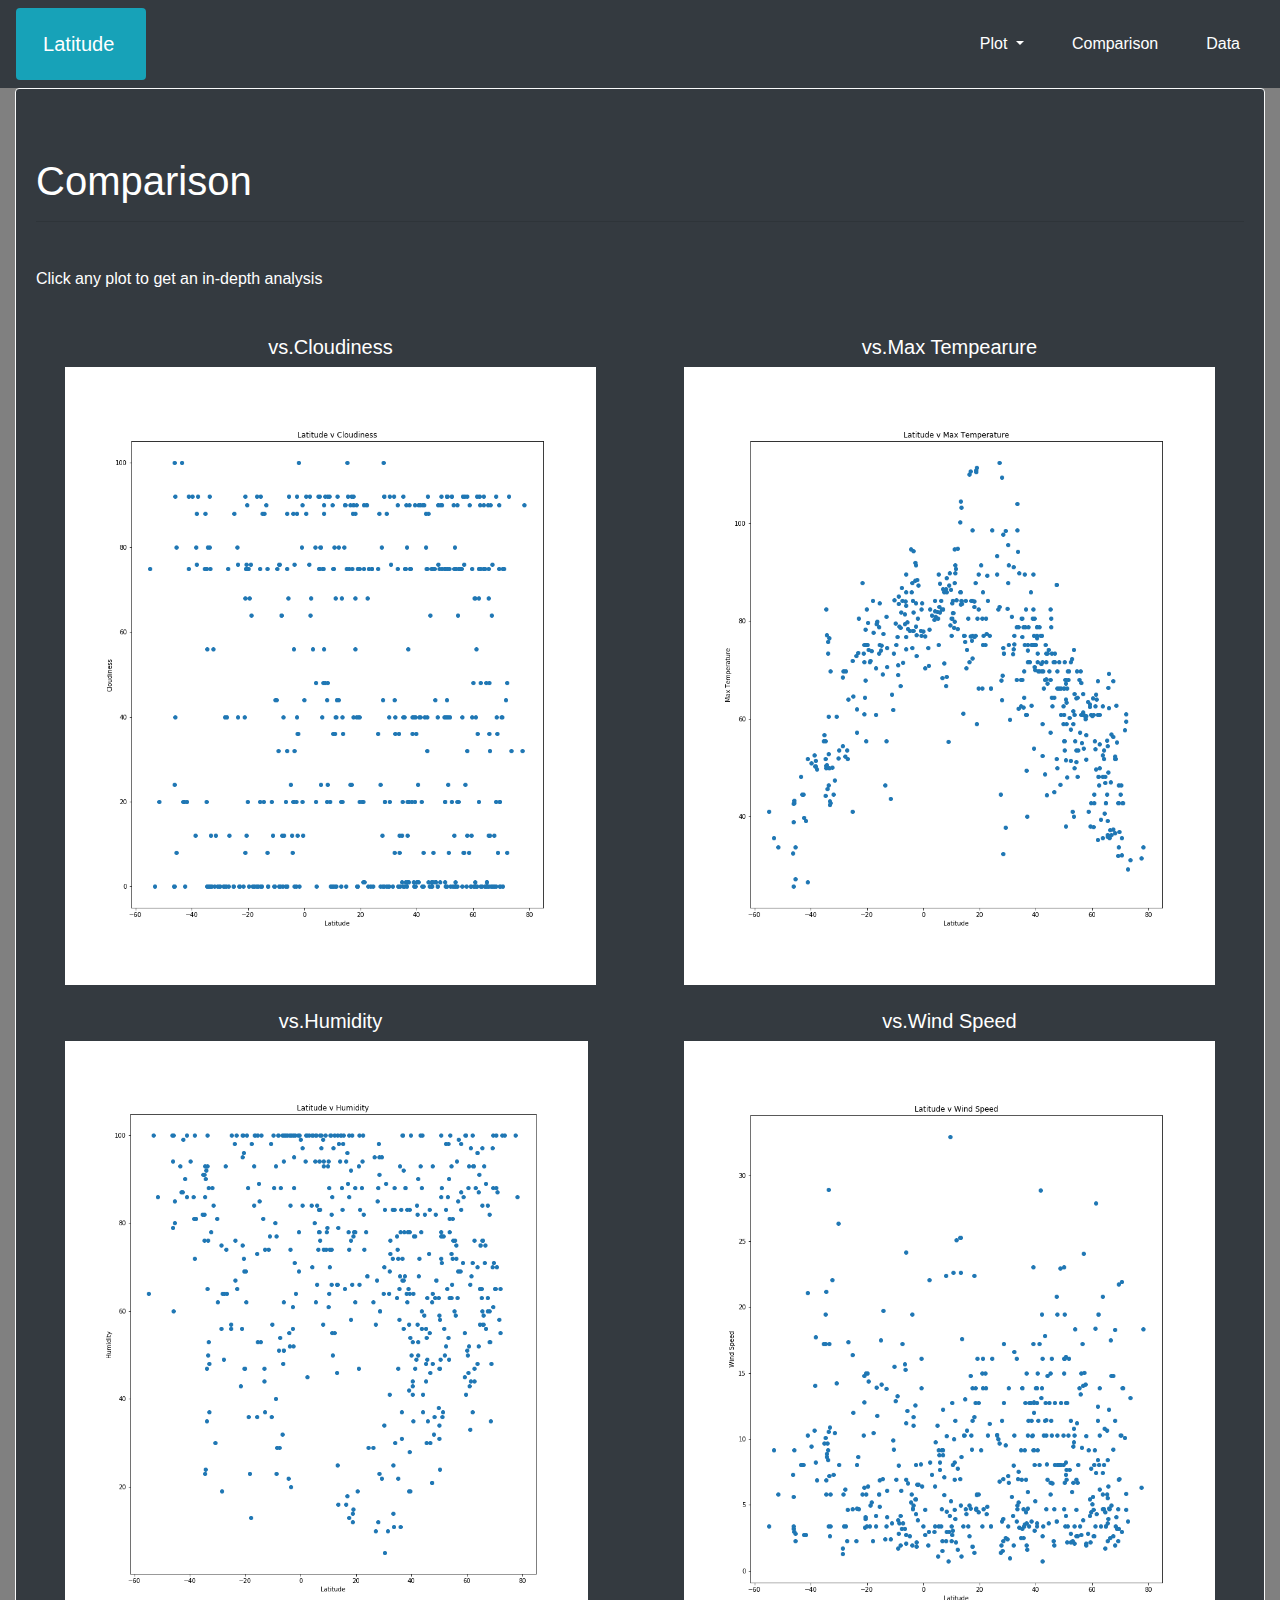
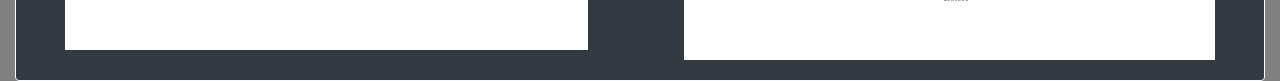
<file: comparison.html>
<!DOCTYPE html> 
<html lang="en">


<head>
    <meta charset="UTF-8">
    <meta name="viewport" content="width=device-width, initial-scale=1, shrink-to-fit=no">
    <link rel="stylesheet" href="https://stackpath.bootstrapcdn.com/bootstrap/4.4.1/css/bootstrap.min.css" integrity="sha384-Vkoo8x4CGsO3+Hhxv8T/Q5PaXtkKtu6ug5TOeNV6gBiFeWPGFN9MuhOf23Q9Ifjh" crossorigin="anonymous">
    <link rel="stylesheet" href="main.css">
    <title>Comparison</title>
</head>


<body style="background-color:grey;">
    <nav class ="navbar navbar-expand-sm navbar-dark bg-dark">
        <div class="h-100 d-inline-block p-3 mb-0 bg-info text-white rounded">
        <a href="index.html" class="navbar-brand">&nbsp; Latitude</a>
        </div>
        <button class = "navbar-toggler" data-toggle="collapse" data-target="#navbarMenu">
            <span class="navbar-toggler-icon"></span>
        </button>
        <div class = "collapse navbar-collapse" id="navbarMenu">
            <ul class="navbar-nav ml-auto" id="navbarMenu">
                <li class="nav-item dropdown d-flex p-3" >
                <a href="#" class="nav-link dropdown-toggle text-white" id="navbarDropdownMenuLink" data-toggle="dropdown" aria-haspopup="true" aria-expanded="false"> Plot </a>
                    <div class="dropdown-menu border-dark bg-dark" aria-labelledby="navbarDropdownMenuLink">
                        <a class="dropdown-item d-flex bg-dark text-white" href="plot1.html">Max Temperature</a>
                        <a class="dropdown-item d-flex bg-dark text-white" href="plot2.html">Humidity</a>
                        <a class="dropdown-item d-flex bg-dark text-white " href="plot3.html">Cloudiness</a>
                        <a class="dropdown-item d-flex bg-dark text-white" href="plot4.html">Wind Speed</a>
                    </div>
                </li>
                <li class="nav-item p-3 " >
                    <a href="comparison.html" class="nav-link text-white d-flex ">Comparison</a>
                </li>
                <li class="nav-item p-3" >
                    <a href="data.html" class="nav-link text-white d-flex ">Data</a>
                </li>
            </ul>
        </div>
    </nav>

    <div class="container-fluid m-auto">
        <div class="row">
            <div class=" col-12">   
                <div class="card card-body flex-fill border-light bg-dark" >
                    <div class="card-title">
                        <h1 class="text-white"> <br> Comparison <hr/></h1>
                    </div>
                    <h6 class="text-white"><br>Click any plot to get an in-depth analysis<br><br><br> </h6>
                    <div class="row">
                        <div class="col-lg-6">
                            <h5 class="text-center text-white"> vs.Cloudiness </h5>
                            <div class="text-center">
                            <a href="plot1.html">
                            <img src="assets/LatVsCloud.png"   alt="LatVsCloud_plot1"width=90% height=90%> 
                            </a>
                            </div>
                        </div>
                        <div class="col-lg-6">
                            <h5 class="text-center text-white"> vs.Max Tempearure </h5>
                            <div class="text-center">
                            <a href="plot2.html">
                            <img src="assets/LatVsTemp.png"  alt="LatVsTemp_plot2"width=90% height=90%>
                            </a>
                            </div>
                        </div>
                        <div class="col-lg-6">
                            <h5 class="text-center text-white pt-4"> vs.Humidity </h5>
                            <div class="text-center">
                            <a href="plot3.html">
                            <img class="pr-2" src="assets/LatVsWet.png"  alt="LatVsWet_plot3"width=90% height=90%>
                            </a>
                            </div>
                        </div>
                        <div class="col-lg-6 ">
                            <h5 class="text-center text-white pt-4"> vs.Wind Speed </h5>
                            <div class="text-center">
                            <a href="plot4.html">
                            <img src="assets/LatVsWind.png"  alt="LatVsWind_plot4"width=90% height=90%>
                            </a>
                            </div>
                        </div>
                    </div>
                </div>
            </div>
        </div>
    </div>

    <script src="https://code.jquery.com/jquery-3.4.1.slim.min.js" integrity="sha384-J6qa4849blE2+poT4WnyKhv5vZF5SrPo0iEjwBvKU7imGFAV0wwj1yYfoRSJoZ+n" crossorigin="anonymous"></script>
    <script src="https://cdn.jsdelivr.net/npm/popper.js@1.16.0/dist/umd/popper.min.js" integrity="sha384-Q6E9RHvbIyZFJoft+2mJbHaEWldlvI9IOYy5n3zV9zzTtmI3UksdQRVvoxMfooAo" crossorigin="anonymous"></script>
    <script src="https://stackpath.bootstrapcdn.com/bootstrap/4.4.1/js/bootstrap.min.js" integrity="sha384-wfSDF2E50Y2D1uUdj0O3uMBJnjuUD4Ih7YwaYd1iqfktj0Uod8GCExl3Og8ifwB6" crossorigin="anonymous"></script>

</body>

</html>
</file>
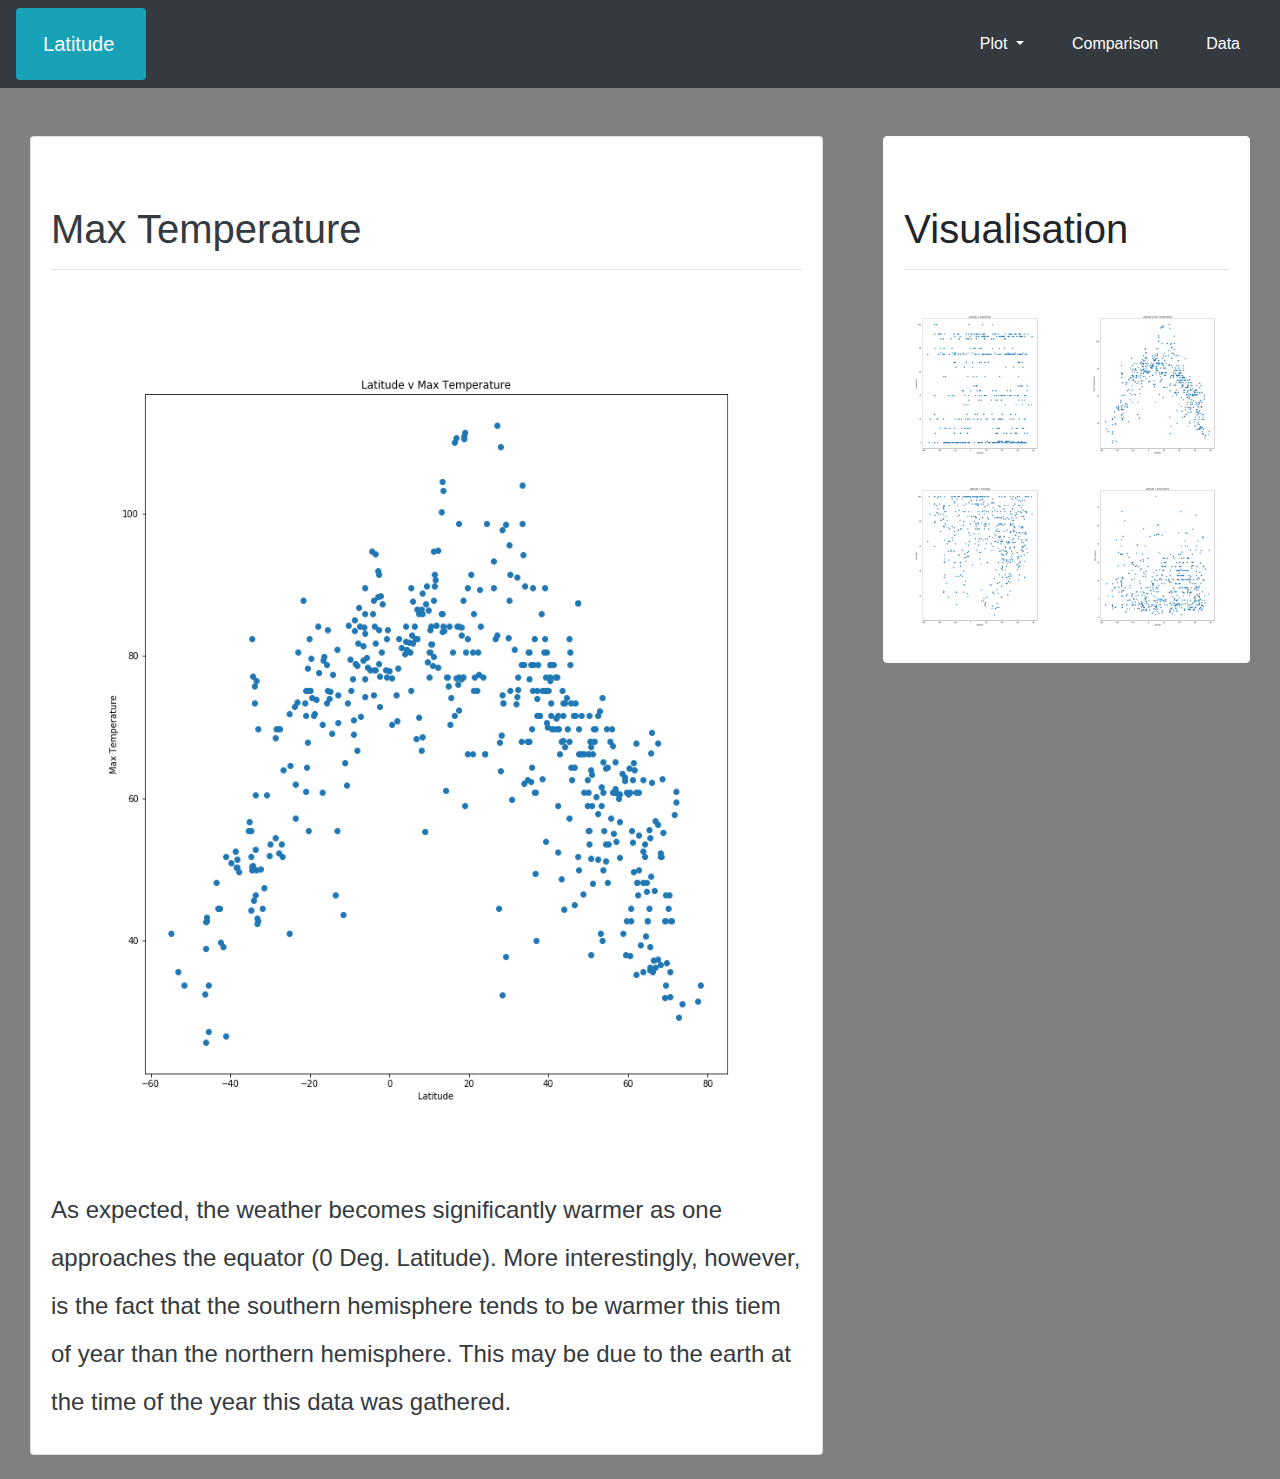
<file: plot1.html>
<!DOCTYPE html> 
<html lang="en">


<head>
    <meta charset="UTF-8">
    <meta name="viewport" content="width=device-width, initial-scale=1, shrink-to-fit=no">
    <link rel="stylesheet" href="https://stackpath.bootstrapcdn.com/bootstrap/4.4.1/css/bootstrap.min.css" integrity="sha384-Vkoo8x4CGsO3+Hhxv8T/Q5PaXtkKtu6ug5TOeNV6gBiFeWPGFN9MuhOf23Q9Ifjh" crossorigin="anonymous">
    <link rel="stylesheet" href="main.css">
    <title>Max Temperature</title>
</head>


<body style="background-color:grey;">
    <nav class ="navbar navbar-expand-sm navbar-dark bg-dark">
        <div class="h-100 d-inline-block p-3 mb-0 bg-info text-white rounded">
        <a href="index.html" class="navbar-brand">&nbsp; Latitude</a>
        </div>
        <button class = "navbar-toggler" data-toggle="collapse" data-target="#navbarMenu">
            <span class="navbar-toggler-icon"></span>
        </button>
        <div class = "collapse navbar-collapse" id="navbarMenu">
            <ul class="navbar-nav ml-auto" id="navbarMenu">
                <li class="nav-item dropdown d-flex p-3" >
                <a href="#" class="nav-link dropdown-toggle text-white" id="navbarDropdownMenuLink" data-toggle="dropdown" aria-haspopup="true" aria-expanded="false"> Plot </a>
                    <div class="dropdown-menu border-dark bg-dark" aria-labelledby="navbarDropdownMenuLink">
                        <a class="dropdown-item d-flex bg-dark text-white" href="plot1.html">Max Temperature</a>
                        <a class="dropdown-item d-flex bg-dark text-white" href="plot2.html">Humidity</a>
                        <a class="dropdown-item d-flex bg-dark text-white " href="plot3.html">Cloudiness</a>
                        <a class="dropdown-item d-flex bg-dark text-white" href="plot4.html">Wind Speed</a>
                    </div>
                </li>
                <li class="nav-item p-3 " >
                    <a href="comparison.html" class="nav-link text-white d-flex ">Comparison</a>
                </li>
                <li class="nav-item p-3" >
                    <a href="data.html" class="nav-link text-white d-flex ">Data</a>
                </li>
            </ul>
        </div>
    </nav>

    <div class="container-fluid mt-5 pb-2">
        <!-- main content -->
        <div class="row">
            <div class="col-xl-8 col-lg-12">
                <div class ="container-fluid pb-3">
                    <div class="card" >
                        <div class=" card-body flex-fill border-light">
                            <h1 class="text-dark"> <br> Max Temperature  <hr/></h1>
                            <div class="row">
                                <div class="col-12">
                                    <a href="assets/LatVsTemp.png">
                                    <img float: left; src="assets/LatVsTemp.png" class="card-img" alt="sample plot" width="400px" height="900px">
                                    </a>
                                </div>
                                <div class="col-12">
                                    <h4 class="text-dark" style="line-height: 2;">As expected, the weather becomes significantly warmer as one approaches the equator (0 Deg. Latitude). 
                                    More interestingly, however, is the fact that the southern hemisphere tends to be warmer this tiem of year than the northern hemisphere. This may be
                                    due to the earth at the time of the year this data was gathered.
                                    </h4>
                                </div>
                            </div> 
                        </div>   
                    </div>
                </div>
            </div>
            <!-- visualisation box -->
            <div class=" col-xl-4 col-lg-12">
                <div class="container-fluid pb-3">
                    <div class="card card-body flex-fill border-light" >
                        <div class="card-title">
                        <h1><br>Visualisation <hr/></h1>
                        </div>
                        <div class="row">
                            <div class="col-xl-6 col-sm-3">
                                <a href="plot1.html">
                                <img src="assets/LatVsCloud.png"   alt="LatVsCloud_plot1"width=100% height=100%> 
                                </a>
                            </div>
                            <div class="col-xl-6 col-sm-3 ">
                                <a href="plot2.html">
                                <img src="assets/LatVsTemp.png"  alt="LatVsTemp_plot2"width=100% height=100%>
                                </a>
                            </div>
                            <div class="col-xl-6 col-sm-3 ">
                                <a href="plot3.html">
                                <img src="assets/LatVsWet.png"  alt="LatVsWet_plot3"width=100% height=100%>
                                </a>
                            </div>
                            <div class="col-xl-6 col-sm-3 ">
                                <a href="plot4.html">
                                <img src="assets/LatVsWind.png"  alt="LatVsWind_plot4"width=100% height=100%>
                                </a>
                            </div>
                        </div>
                    </div>
                </div>
            </div>
        </div>
    </div>
    
   

    <script src="https://code.jquery.com/jquery-3.4.1.slim.min.js" integrity="sha384-J6qa4849blE2+poT4WnyKhv5vZF5SrPo0iEjwBvKU7imGFAV0wwj1yYfoRSJoZ+n" crossorigin="anonymous"></script>
    <script src="https://cdn.jsdelivr.net/npm/popper.js@1.16.0/dist/umd/popper.min.js" integrity="sha384-Q6E9RHvbIyZFJoft+2mJbHaEWldlvI9IOYy5n3zV9zzTtmI3UksdQRVvoxMfooAo" crossorigin="anonymous"></script>
    <script src="https://stackpath.bootstrapcdn.com/bootstrap/4.4.1/js/bootstrap.min.js" integrity="sha384-wfSDF2E50Y2D1uUdj0O3uMBJnjuUD4Ih7YwaYd1iqfktj0Uod8GCExl3Og8ifwB6" crossorigin="anonymous"></script>

</body>

</html>
</file>
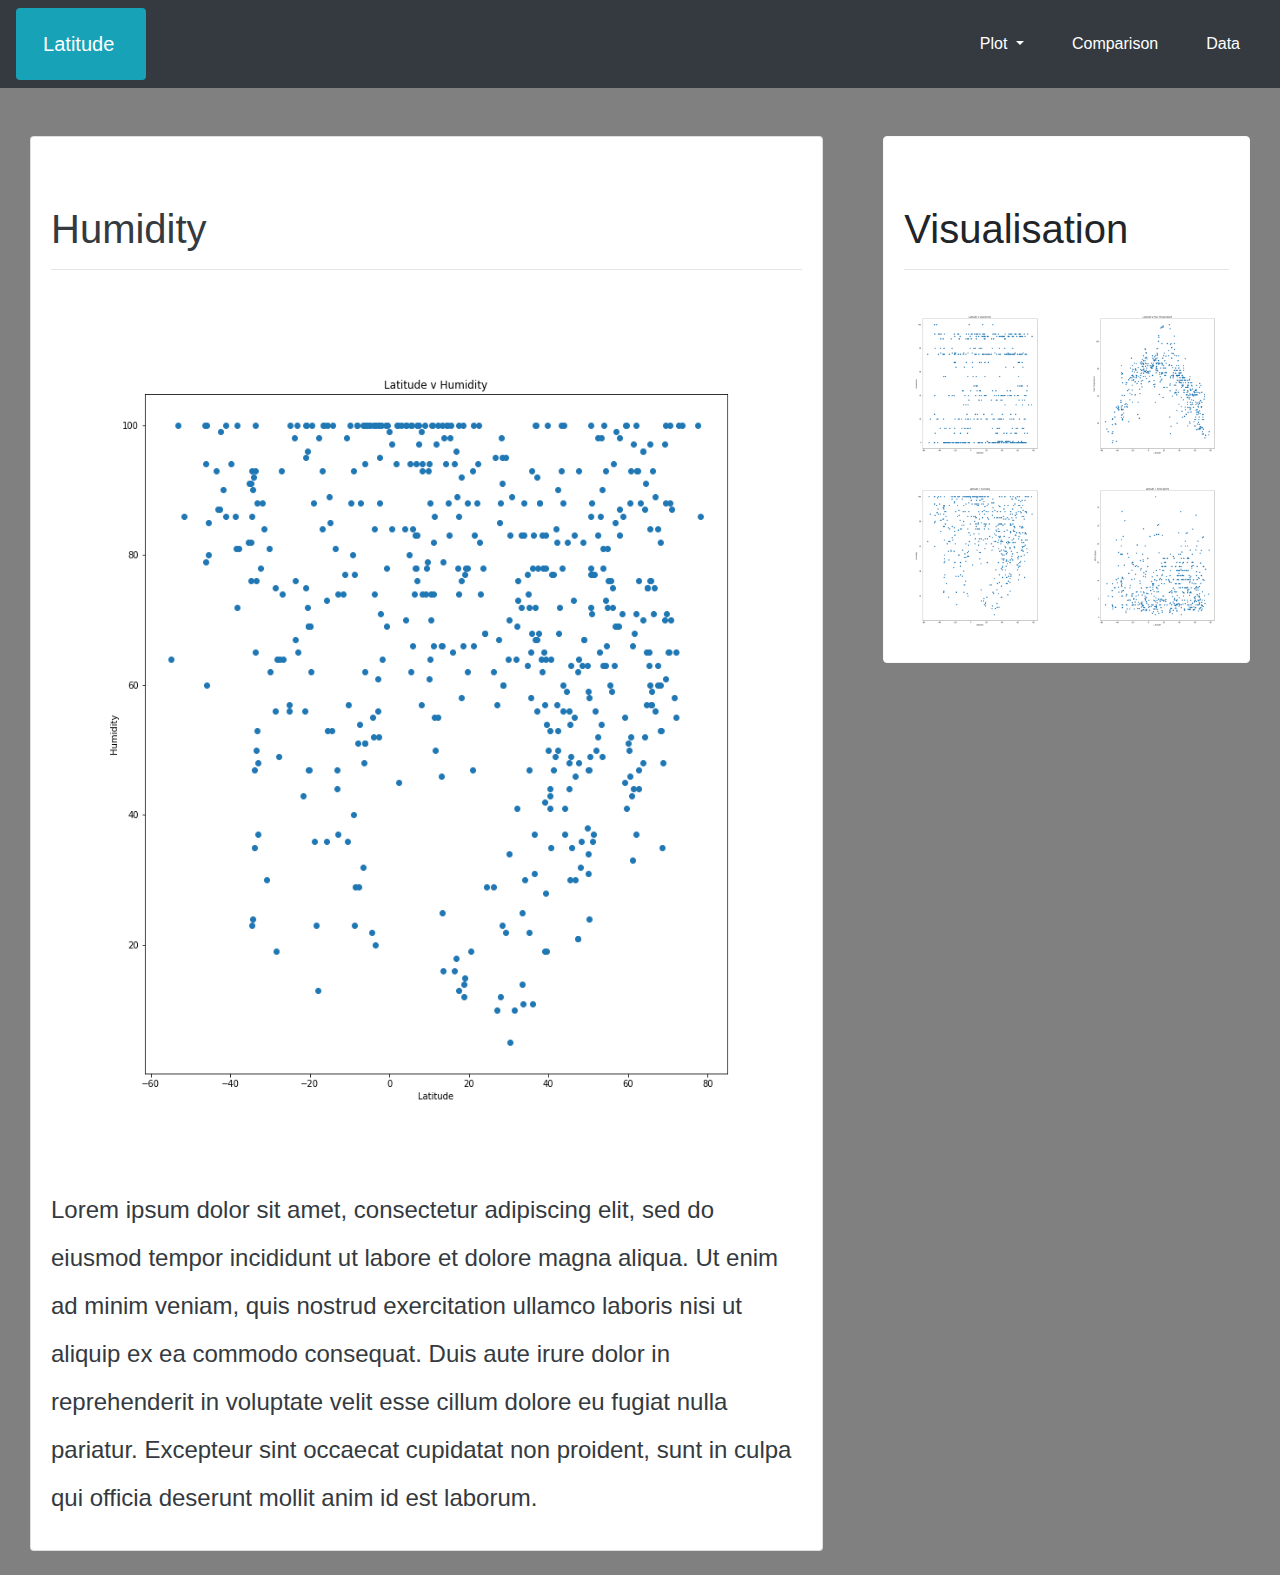
<file: plot2.html>
<!DOCTYPE html> 
<html lang="en">


<head>
    <meta charset="UTF-8">
    <meta name="viewport" content="width=device-width, initial-scale=1, shrink-to-fit=no">
    <link rel="stylesheet" href="https://stackpath.bootstrapcdn.com/bootstrap/4.4.1/css/bootstrap.min.css" integrity="sha384-Vkoo8x4CGsO3+Hhxv8T/Q5PaXtkKtu6ug5TOeNV6gBiFeWPGFN9MuhOf23Q9Ifjh" crossorigin="anonymous">
    <link rel="stylesheet" href="main.css">
    <title>Humidity</title>
</head>


<body style="background-color:grey;">
    <nav class ="navbar navbar-expand-sm navbar-dark bg-dark">
        <div class="h-100 d-inline-block p-3 mb-0 bg-info text-white rounded">
        <a href="index.html" class="navbar-brand">&nbsp; Latitude</a>
        </div>
        <button class = "navbar-toggler" data-toggle="collapse" data-target="#navbarMenu">
            <span class="navbar-toggler-icon"></span>
        </button>
        <div class = "collapse navbar-collapse" id="navbarMenu">
            <ul class="navbar-nav ml-auto" id="navbarMenu">
                <li class="nav-item dropdown d-flex p-3" >
                <a href="#" class="nav-link dropdown-toggle text-white" id="navbarDropdownMenuLink" data-toggle="dropdown" aria-haspopup="true" aria-expanded="false"> Plot </a>
                    <div class="dropdown-menu border-dark bg-dark" aria-labelledby="navbarDropdownMenuLink">
                        <a class="dropdown-item d-flex bg-dark text-white" href="plot1.html">Max Temperature</a>
                        <a class="dropdown-item d-flex bg-dark text-white" href="plot2.html">Humidity</a>
                        <a class="dropdown-item d-flex bg-dark text-white " href="plot3.html">Cloudiness</a>
                        <a class="dropdown-item d-flex bg-dark text-white" href="plot4.html">Wind Speed</a>
                    </div>
                </li>
                <li class="nav-item p-3 " >
                    <a href="comparison.html" class="nav-link text-white d-flex ">Comparison</a>
                </li>
                <li class="nav-item p-3" >
                    <a href="data.html" class="nav-link text-white d-flex ">Data</a>
                </li>
            </ul>
        </div>
    </nav>

    <div class="container-fluid mt-5 pb-2">
        <!-- main content -->
        <div class="row">
            <div class="col-xl-8 col-lg-12">
                <div class ="container-fluid pb-3">
                    <div class="card" >
                        <div class=" card-body flex-fill border-light">
                            <h1 class="text-dark"> <br> Humidity  <hr/></h1>
                            <div class="row">
                                <div class="col-12">
                                    <a href="assets/LatVsWet.png">
                                    <img float: left; src="assets/LatVsWet.png" class="card-img" alt="sample plot" width="400px" height="900px">
                                    </a>
                                </div>
                                <div class="col-12">
                                    <h4 class="text-dark" style="line-height: 2;">Lorem ipsum dolor sit amet, consectetur adipiscing elit, sed do eiusmod tempor incididunt ut labore et dolore magna aliqua. 
                                        Ut enim ad minim veniam, quis nostrud exercitation ullamco laboris nisi ut aliquip ex ea commodo consequat. 
                                        Duis aute irure dolor in reprehenderit in voluptate velit esse cillum dolore eu fugiat nulla pariatur. Excepteur sint occaecat cupidatat non proident, 
                                        sunt in culpa qui officia deserunt mollit anim id est laborum.
                                    </h4>
                                </div>
                            </div> 
                        </div>   
                    </div>
                </div>
            </div>
            <!-- visualisation box -->
            <div class=" col-xl-4 col-lg-12">
                <div class="container-fluid pb-3">
                    <div class="card card-body flex-fill border-light" >
                        <div class="card-title">
                        <h1><br>Visualisation <hr/></h1>
                        </div>
                        <div class="row">
                            <div class="col-xl-6 col-sm-3">
                                <a href="plot1.html">
                                <img src="assets/LatVsCloud.png"   alt="LatVsCloud_plot1"width=100% height=100%> 
                                </a>
                            </div>
                            <div class="col-xl-6 col-sm-3 ">
                                <a href="plot2.html">
                                <img src="assets/LatVsTemp.png"  alt="LatVsTemp_plot2"width=100% height=100%>
                                </a>
                            </div>
                            <div class="col-xl-6 col-sm-3 ">
                                <a href="plot3.html">
                                <img src="assets/LatVsWet.png"  alt="LatVsWet_plot3"width=100% height=100%>
                                </a>
                            </div>
                            <div class="col-xl-6 col-sm-3 ">
                                <a href="plot4.html">
                                <img src="assets/LatVsWind.png"  alt="LatVsWind_plot4"width=100% height=100%>
                                </a>
                            </div>
                        </div>
                    </div>
                </div>
            </div>
        </div>
    </div>
    
   

    <script src="https://code.jquery.com/jquery-3.4.1.slim.min.js" integrity="sha384-J6qa4849blE2+poT4WnyKhv5vZF5SrPo0iEjwBvKU7imGFAV0wwj1yYfoRSJoZ+n" crossorigin="anonymous"></script>
    <script src="https://cdn.jsdelivr.net/npm/popper.js@1.16.0/dist/umd/popper.min.js" integrity="sha384-Q6E9RHvbIyZFJoft+2mJbHaEWldlvI9IOYy5n3zV9zzTtmI3UksdQRVvoxMfooAo" crossorigin="anonymous"></script>
    <script src="https://stackpath.bootstrapcdn.com/bootstrap/4.4.1/js/bootstrap.min.js" integrity="sha384-wfSDF2E50Y2D1uUdj0O3uMBJnjuUD4Ih7YwaYd1iqfktj0Uod8GCExl3Og8ifwB6" crossorigin="anonymous"></script>

</body>

</html>
</file>
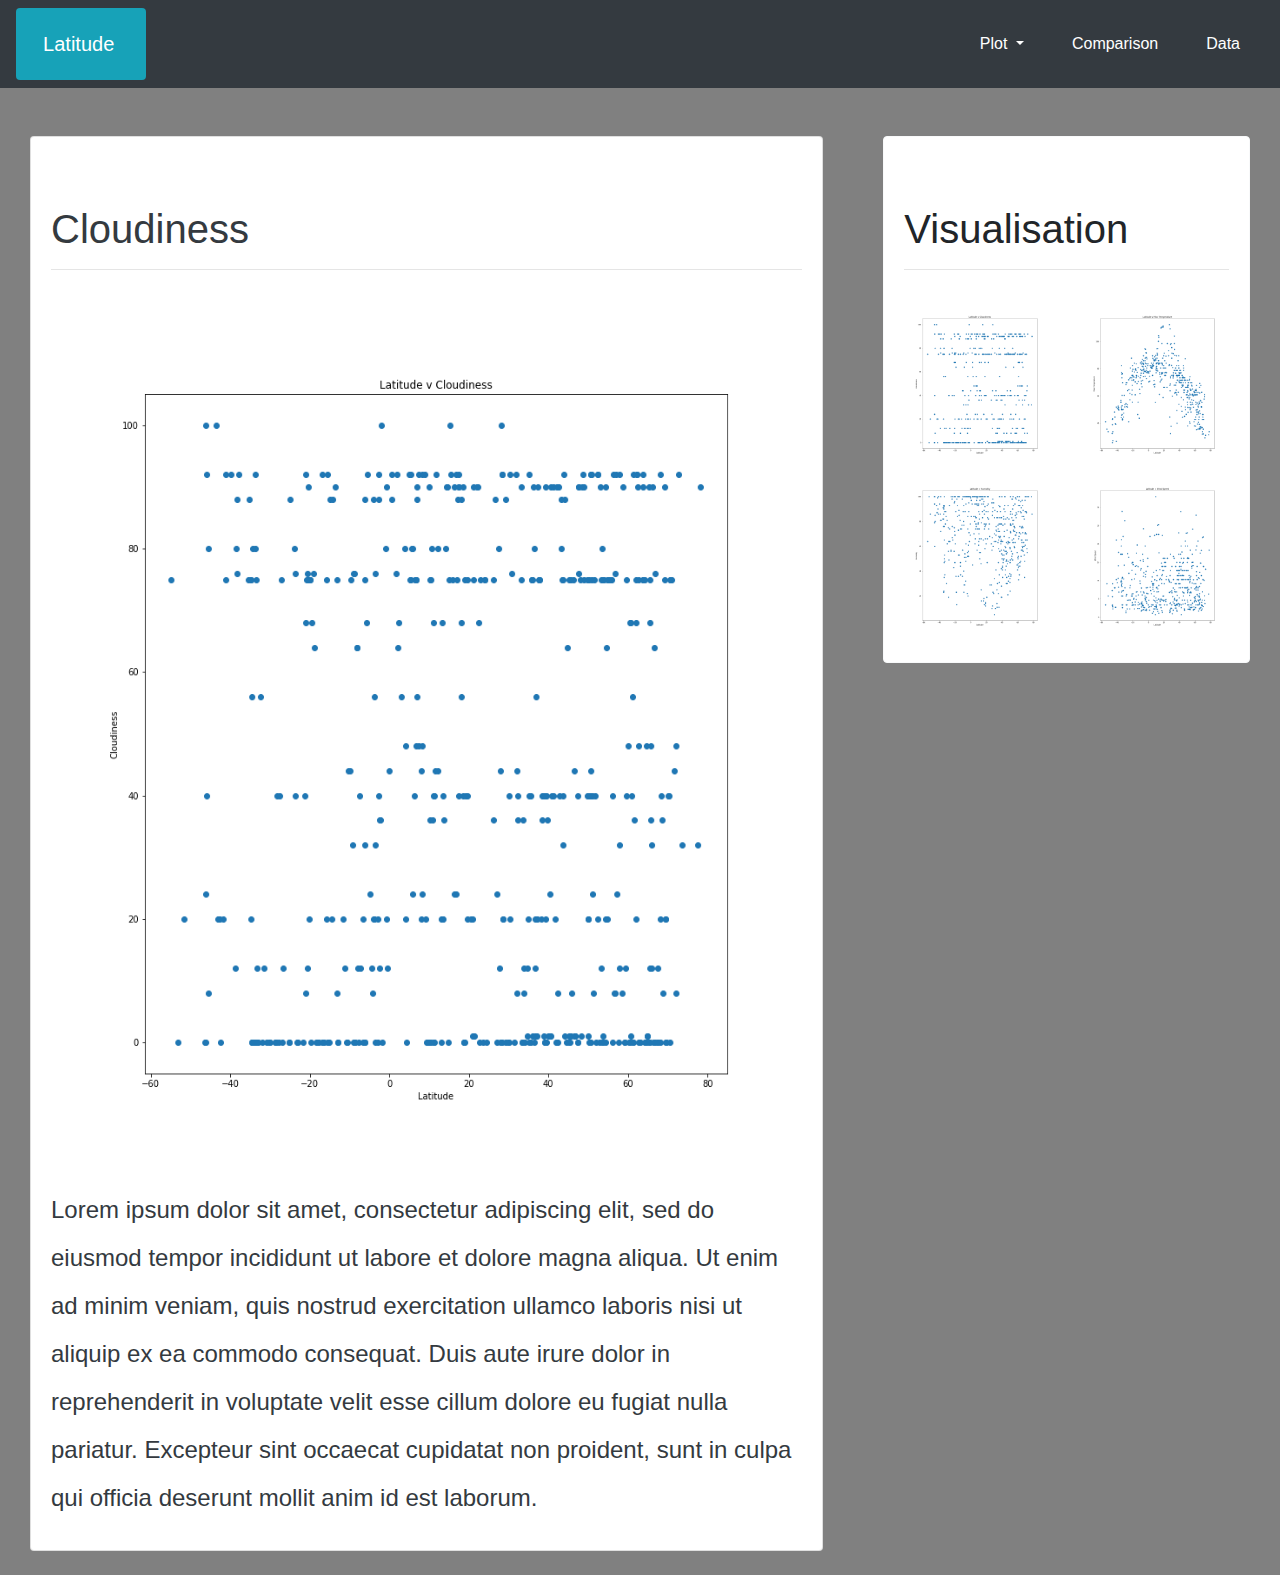
<file: plot3.html>
<!DOCTYPE html> 
<html lang="en">


<head>
    <meta charset="UTF-8">
    <meta name="viewport" content="width=device-width, initial-scale=1, shrink-to-fit=no">
    <link rel="stylesheet" href="https://stackpath.bootstrapcdn.com/bootstrap/4.4.1/css/bootstrap.min.css" integrity="sha384-Vkoo8x4CGsO3+Hhxv8T/Q5PaXtkKtu6ug5TOeNV6gBiFeWPGFN9MuhOf23Q9Ifjh" crossorigin="anonymous">
    <link rel="stylesheet" href="main.css">
    <title>Cloudiness</title>
</head>


<body style="background-color:grey;">
    <nav class ="navbar navbar-expand-sm navbar-dark bg-dark">
        <div class="h-100 d-inline-block p-3 mb-0 bg-info text-white rounded">
        <a href="index.html" class="navbar-brand">&nbsp; Latitude</a>
        </div>
        <button class = "navbar-toggler" data-toggle="collapse" data-target="#navbarMenu">
            <span class="navbar-toggler-icon"></span>
        </button>
        <div class = "collapse navbar-collapse" id="navbarMenu">
            <ul class="navbar-nav ml-auto" id="navbarMenu">
                <li class="nav-item dropdown d-flex p-3" >
                <a href="#" class="nav-link dropdown-toggle text-white" id="navbarDropdownMenuLink" data-toggle="dropdown" aria-haspopup="true" aria-expanded="false"> Plot </a>
                    <div class="dropdown-menu border-dark bg-dark" aria-labelledby="navbarDropdownMenuLink">
                        <a class="dropdown-item d-flex bg-dark text-white" href="plot1.html">Max Temperature</a>
                        <a class="dropdown-item d-flex bg-dark text-white" href="plot2.html">Humidity</a>
                        <a class="dropdown-item d-flex bg-dark text-white " href="plot3.html">Cloudiness</a>
                        <a class="dropdown-item d-flex bg-dark text-white" href="plot4.html">Wind Speed</a>
                    </div>
                </li>
                <li class="nav-item p-3 " >
                    <a href="comparison.html" class="nav-link text-white d-flex ">Comparison</a>
                </li>
                <li class="nav-item p-3" >
                    <a href="data.html" class="nav-link text-white d-flex ">Data</a>
                </li>
            </ul>
        </div>
    </nav>

    <div class="container-fluid mt-5 pb-2">
        <!--main content -->
        <div class="row">
            <div class="col-xl-8 col-lg-12">
                <div class ="container-fluid pb-3">
                    <div class="card" >
                        <div class=" card-body flex-fill border-light">
                            <h1 class="text-dark"> <br> Cloudiness  <hr/></h1>
                            <div class="row">
                                <div class="col-12">
                                    <a href="assets/LatVsCloud.png">
                                    <img float: left; src="assets/LatVsCloud.png" class="card-img" alt="sample plot" width="400px" height="900px">
                                    </a>
                                </div>
                                <div class="col-12">
                                    <h4 class="text-dark" style="line-height: 2;">Lorem ipsum dolor sit amet, consectetur adipiscing elit, sed do eiusmod tempor incididunt ut labore et dolore magna aliqua. 
                                        Ut enim ad minim veniam, quis nostrud exercitation ullamco laboris nisi ut aliquip ex ea commodo consequat. 
                                        Duis aute irure dolor in reprehenderit in voluptate velit esse cillum dolore eu fugiat nulla pariatur. 
                                        Excepteur sint occaecat cupidatat non proident, sunt in culpa qui officia deserunt mollit anim id est laborum.
                                    </h4>
                                </div>
                            </div> 
                        </div>   
                    </div>
                </div>
            </div>
            <!-- visualisation box -->
            <div class=" col-xl-4 col-lg-12">
                <div class="container-fluid pb-3">
                    <div class="card card-body flex-fill border-light" >
                        <div class="card-title">
                        <h1><br>Visualisation <hr/></h1>
                        </div>
                        <div class="row">
                            <div class="col-xl-6 col-sm-3">
                                <a href="plot1.html">
                                <img src="assets/LatVsCloud.png"   alt="LatVsCloud_plot1"width=100% height=100%> 
                                </a>
                            </div>
                            <div class="col-xl-6 col-sm-3 ">
                                <a href="plot2.html">
                                <img src="assets/LatVsTemp.png"  alt="LatVsTemp_plot2"width=100% height=100%>
                                </a>
                            </div>
                            <div class="col-xl-6 col-sm-3 ">
                                <a href="plot3.html">
                                <img src="assets/LatVsWet.png"  alt="LatVsWet_plot3"width=100% height=100%>
                                </a>
                            </div>
                            <div class="col-xl-6 col-sm-3 ">
                                <a href="plot4.html">
                                <img src="assets/LatVsWind.png"  alt="LatVsWind_plot4"width=100% height=100%>
                                </a>
                            </div>
                        </div>
                    </div>
                </div>
            </div>
        </div>
    </div>
    
   

    <script src="https://code.jquery.com/jquery-3.4.1.slim.min.js" integrity="sha384-J6qa4849blE2+poT4WnyKhv5vZF5SrPo0iEjwBvKU7imGFAV0wwj1yYfoRSJoZ+n" crossorigin="anonymous"></script>
    <script src="https://cdn.jsdelivr.net/npm/popper.js@1.16.0/dist/umd/popper.min.js" integrity="sha384-Q6E9RHvbIyZFJoft+2mJbHaEWldlvI9IOYy5n3zV9zzTtmI3UksdQRVvoxMfooAo" crossorigin="anonymous"></script>
    <script src="https://stackpath.bootstrapcdn.com/bootstrap/4.4.1/js/bootstrap.min.js" integrity="sha384-wfSDF2E50Y2D1uUdj0O3uMBJnjuUD4Ih7YwaYd1iqfktj0Uod8GCExl3Og8ifwB6" crossorigin="anonymous"></script>

</body>

</html>
</file>
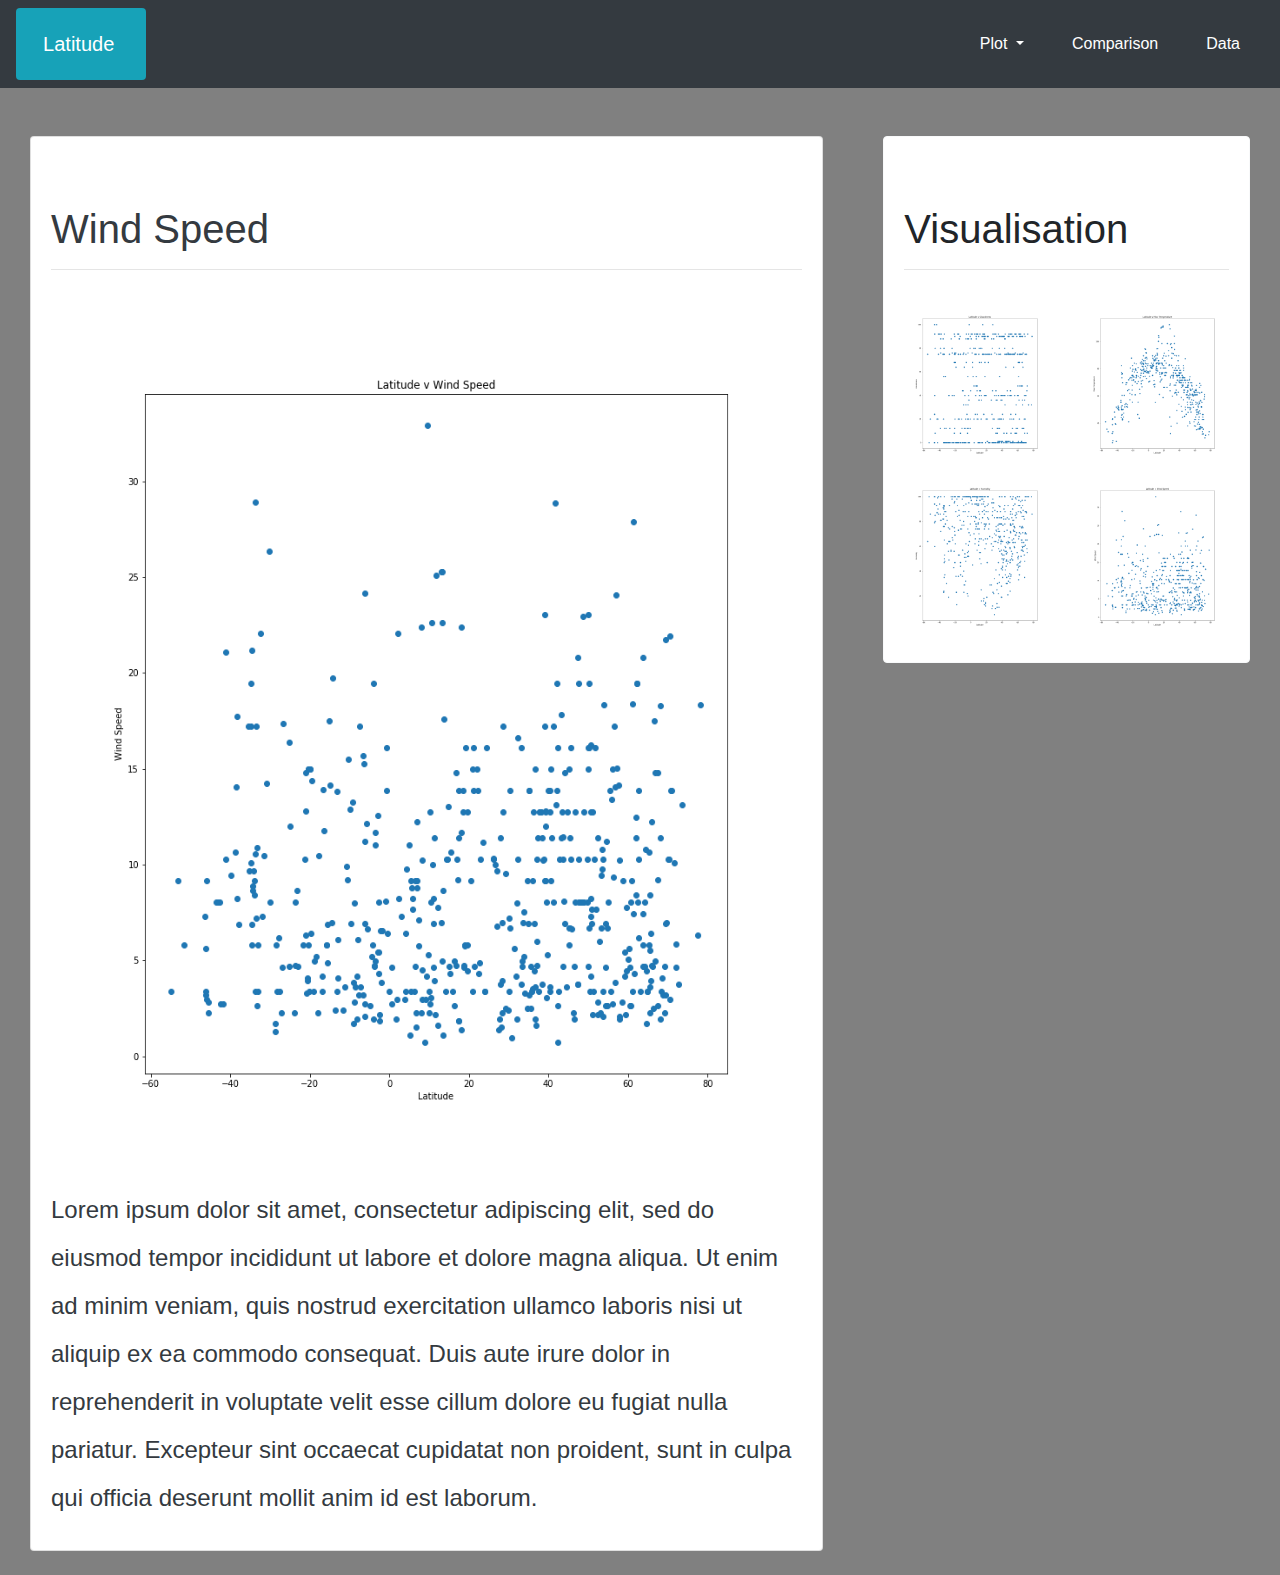
<file: plot4.html>
<!DOCTYPE html> 
<html lang="en">


<head>
    <meta charset="UTF-8">
    <meta name="viewport" content="width=device-width, initial-scale=1, shrink-to-fit=no">
    <link rel="stylesheet" href="https://stackpath.bootstrapcdn.com/bootstrap/4.4.1/css/bootstrap.min.css" integrity="sha384-Vkoo8x4CGsO3+Hhxv8T/Q5PaXtkKtu6ug5TOeNV6gBiFeWPGFN9MuhOf23Q9Ifjh" crossorigin="anonymous">
    <link rel="stylesheet" href="main.css">
    <title>Wind Speed</title>
</head>


<body style="background-color:grey;">
    <nav class ="navbar navbar-expand-sm navbar-dark bg-dark">
        <div class="h-100 d-inline-block p-3 mb-0 bg-info text-white rounded">
        <a href="index.html" class="navbar-brand">&nbsp; Latitude</a>
        </div>
        <button class = "navbar-toggler" data-toggle="collapse" data-target="#navbarMenu">
            <span class="navbar-toggler-icon"></span>
        </button>
        <div class = "collapse navbar-collapse" id="navbarMenu">
            <ul class="navbar-nav ml-auto" id="navbarMenu">
                <li class="nav-item dropdown d-flex p-3" >
                <a href="#" class="nav-link dropdown-toggle text-white" id="navbarDropdownMenuLink" data-toggle="dropdown" aria-haspopup="true" aria-expanded="false"> Plot </a>
                    <div class="dropdown-menu border-dark bg-dark" aria-labelledby="navbarDropdownMenuLink">
                        <a class="dropdown-item d-flex bg-dark text-white" href="plot1.html">Max Temperature</a>
                        <a class="dropdown-item d-flex bg-dark text-white" href="plot2.html">Humidity</a>
                        <a class="dropdown-item d-flex bg-dark text-white " href="plot3.html">Cloudiness</a>
                        <a class="dropdown-item d-flex bg-dark text-white" href="plot4.html">Wind Speed</a>
                    </div>
                </li>
                <li class="nav-item p-3 " >
                    <a href="comparison.html" class="nav-link text-white d-flex ">Comparison</a>
                </li>
                <li class="nav-item p-3" >
                    <a href="data.html" class="nav-link text-white d-flex ">Data</a>
                </li>
            </ul>
        </div>
    </nav>

    <div class="container-fluid mt-5 pb-2">
        <!-- main content -->
        <div class="row">
            <div class="col-xl-8 col-lg-12">
                <div class ="container-fluid pb-3">
                    <div class="card" >
                        <div class=" card-body flex-fill border-light">
                            <h1 class="text-dark"> <br> Wind Speed  <hr/></h1>
                            <div class="row">
                                <div class="col-12">
                                    <a href="assets/LatVsWind.png">
                                    <img float: left; src="assets/LatVsWind.png" class="card-img" alt="sample plot" width="400px" height="900px">
                                    </a>
                                </div>
                                <div class="col-12">
                                    <h4 class="text-dark" style="line-height: 2;">Lorem ipsum dolor sit amet, consectetur adipiscing elit, sed do eiusmod tempor incididunt ut labore et dolore magna aliqua. 
                                        Ut enim ad minim veniam, quis nostrud exercitation ullamco laboris nisi ut aliquip ex ea commodo consequat. 
                                        Duis aute irure dolor in reprehenderit in voluptate velit esse cillum dolore eu fugiat nulla pariatur. 
                                        Excepteur sint occaecat cupidatat non proident, sunt in culpa qui officia deserunt mollit anim id est laborum.
                                    </h4>
                                </div>
                            </div> 
                        </div>   
                    </div>
                </div>
            </div>
            <!-- visualisation box -->
            <div class=" col-xl-4 col-lg-12">
                <div class="container-fluid pb-3">
                    <div class="card card-body flex-fill border-light" >
                        <div class="card-title">
                        <h1><br>Visualisation <hr/></h1>
                        </div>
                        <div class="row">
                            <div class="col-xl-6 col-sm-3">
                                <a href="plot1.html">
                                <img src="assets/LatVsCloud.png"   alt="LatVsCloud_plot1"width=100% height=100%> 
                                </a>
                            </div>
                            <div class="col-xl-6 col-sm-3 ">
                                <a href="plot2.html">
                                <img src="assets/LatVsTemp.png"  alt="LatVsTemp_plot2"width=100% height=100%>
                                </a>
                            </div>
                            <div class="col-xl-6 col-sm-3 ">
                                <a href="plot3.html">
                                <img src="assets/LatVsWet.png"  alt="LatVsWet_plot3"width=100% height=100%>
                                </a>
                            </div>
                            <div class="col-xl-6 col-sm-3 ">
                                <a href="plot4.html">
                                <img src="assets/LatVsWind.png"  alt="LatVsWind_plot4"width=100% height=100%>
                                </a>
                            </div>
                        </div>
                    </div>
                </div>
            </div>
        </div>
    </div>
    
   

    <script src="https://code.jquery.com/jquery-3.4.1.slim.min.js" integrity="sha384-J6qa4849blE2+poT4WnyKhv5vZF5SrPo0iEjwBvKU7imGFAV0wwj1yYfoRSJoZ+n" crossorigin="anonymous"></script>
    <script src="https://cdn.jsdelivr.net/npm/popper.js@1.16.0/dist/umd/popper.min.js" integrity="sha384-Q6E9RHvbIyZFJoft+2mJbHaEWldlvI9IOYy5n3zV9zzTtmI3UksdQRVvoxMfooAo" crossorigin="anonymous"></script>
    <script src="https://stackpath.bootstrapcdn.com/bootstrap/4.4.1/js/bootstrap.min.js" integrity="sha384-wfSDF2E50Y2D1uUdj0O3uMBJnjuUD4Ih7YwaYd1iqfktj0Uod8GCExl3Og8ifwB6" crossorigin="anonymous"></script>

</body>

</html>
</file>
<file: main.css>
.box {
    min-height: 50px;
    padding: 5px;
    margin: 5px;
    font-weight: 800;
    color: rgb(158, 154, 154);
  }
  
  .white {
      background: white;
  }
  .skyblue {
    background: deepskyblue;
  }
  
  .purple {
    background: rebeccapurple;
  }
  
  .red {
    background: indianred;
  }
  
 
.navbar-nav.ml-auto>li>a:focus,
.navbar-nav.ml-auto>li>a:hover{
    background-color: grey;
  }
</file>
